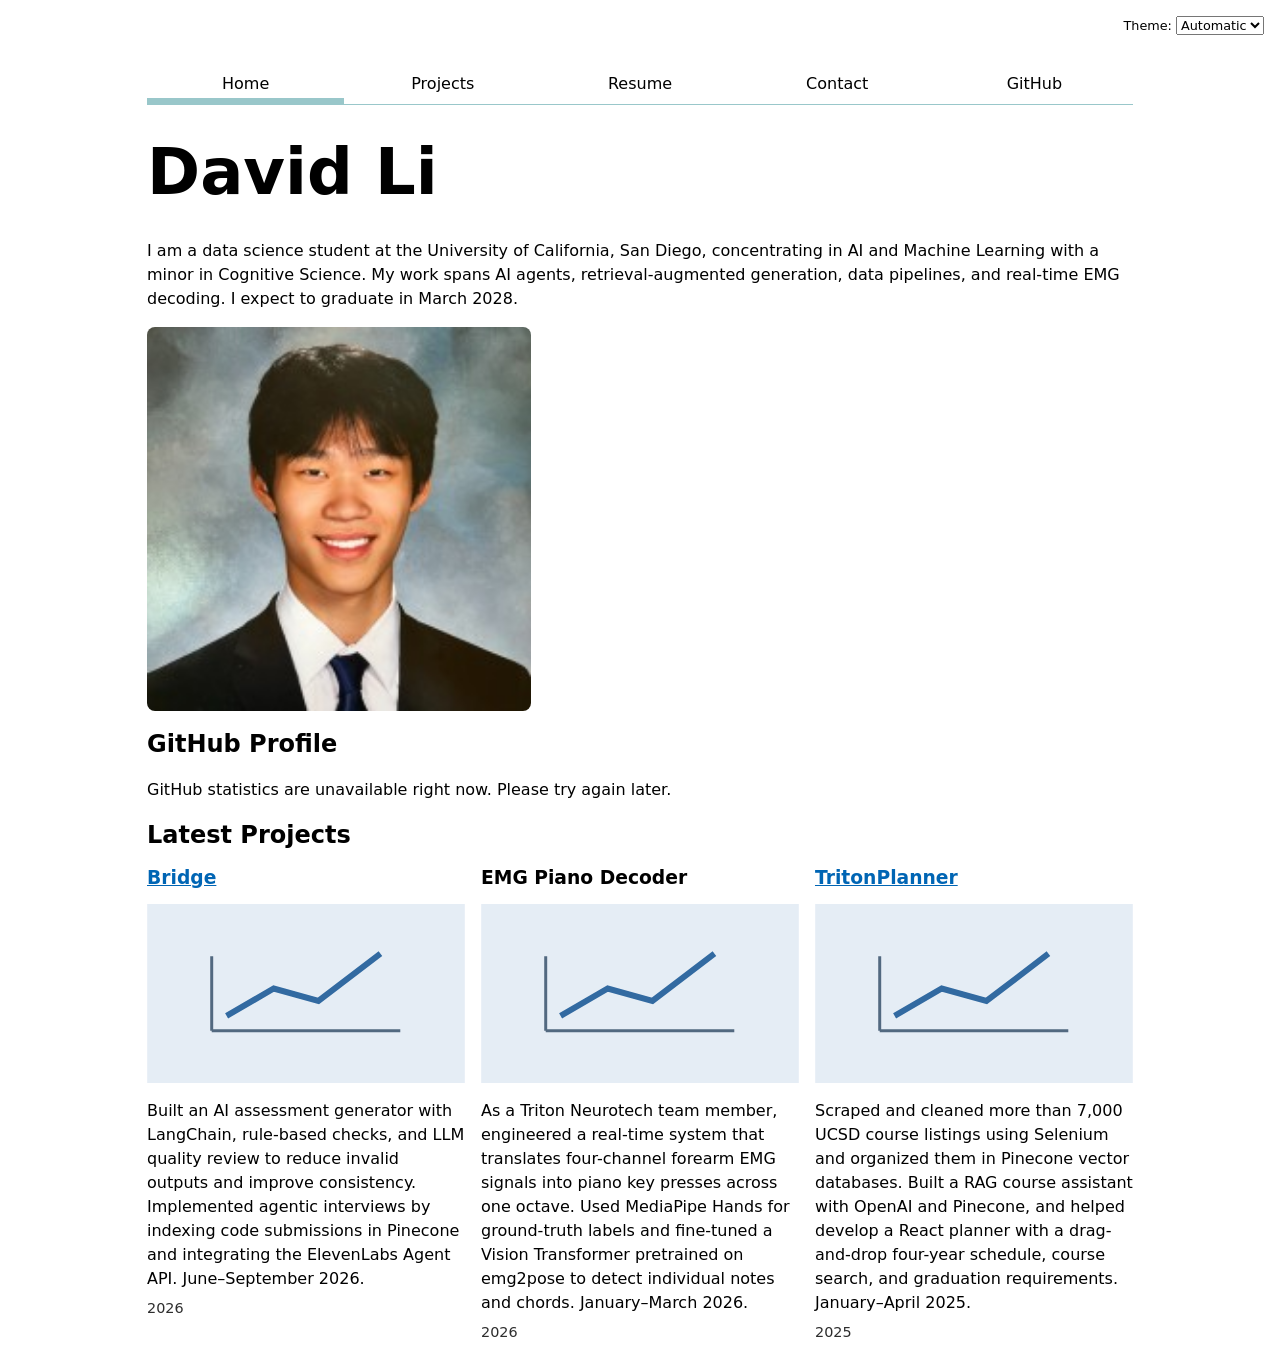
<file: index.html>
<!DOCTYPE html>
<html lang="en">
<head>
    <meta charset="UTF-8">
    <meta name="viewport" content="width=device-width, initial-scale=1.0">
    <title>David Li: Personal Site and portfolio</title>
    <link rel="stylesheet" href="style.css">
    <script type="module" src="global.js"></script>
    <script type="module" src="index.js"></script>
</head>
<body>
    <h1>David Li</h1>
    <p>I am a data science student at the University of California, San Diego, concentrating in AI and Machine Learning with a minor in Cognitive Science. My work spans AI agents, retrieval-augmented generation, data pipelines, and real-time EMG decoding. I expect to graduate in March 2028.</p>
    <img src="images/portrait.jpeg" alt="My portrait">
    <h2>GitHub Profile</h2>
    <div id="profile-stats" aria-live="polite"><p>Loading GitHub statistics…</p></div>
    <h2>Latest Projects</h2>
    <div class="projects" aria-live="polite"><p>Loading projects…</p></div>
</body>
</html>
</file>
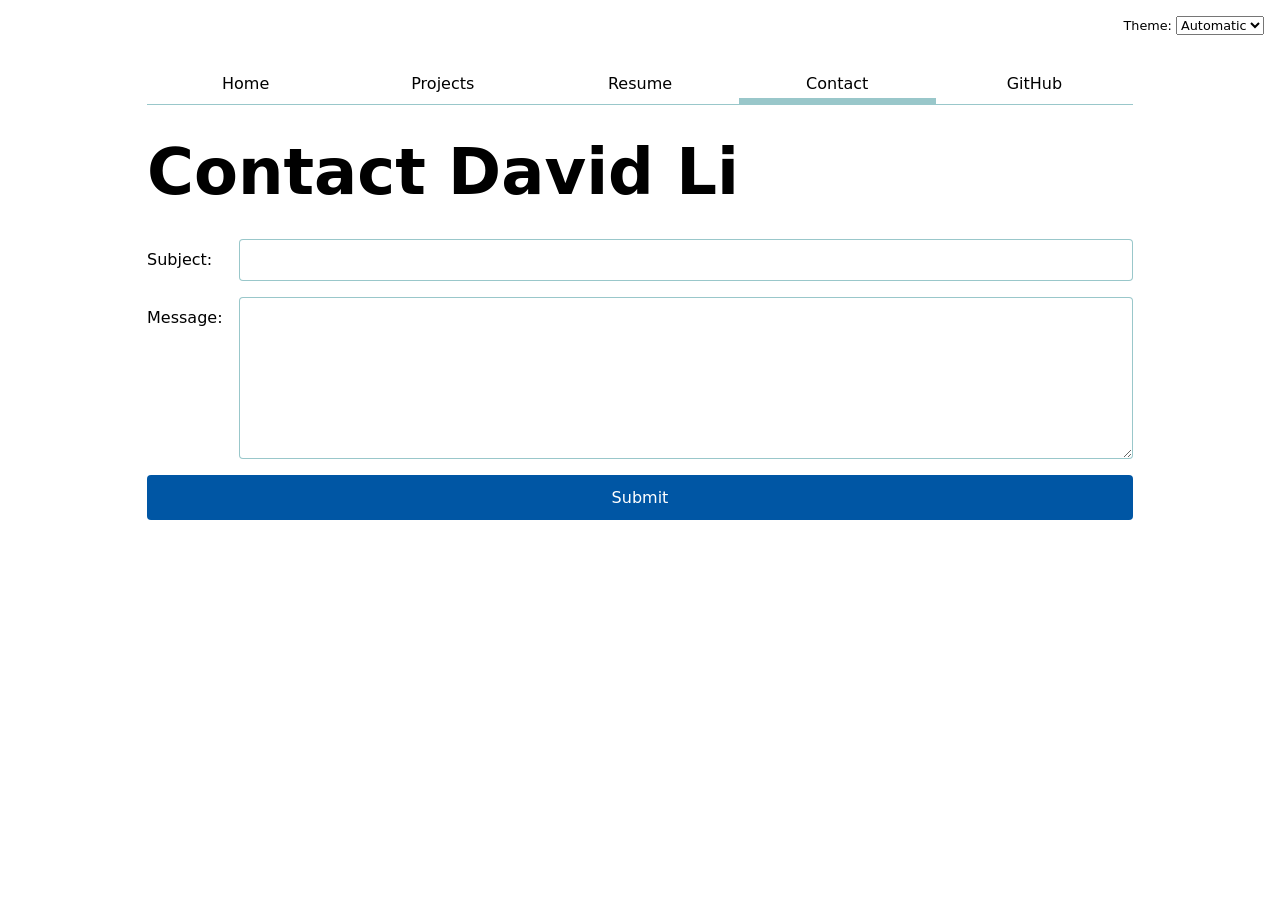
<file: contact/index.html>
<!DOCTYPE html>
<html lang="en">
<head>
    <meta charset="UTF-8">
    <meta name="viewport" content="width=device-width, initial-scale=1.0">
    <title>Contact David Li</title>
    <link rel="stylesheet" href="../style.css">
    <script type="module" src="../global.js"></script>
</head>
<body>
    <h1>Contact David Li</h1>
    <form action="mailto:dal079@ucsd.edu">
    <label>
      Subject:
      <input name="subject">
    </label>

    <label>
      Message:
      <textarea name="body" rows="6"></textarea>
    </label>

    <button>Submit</button>
  </form>
</body>
</html>
</file>
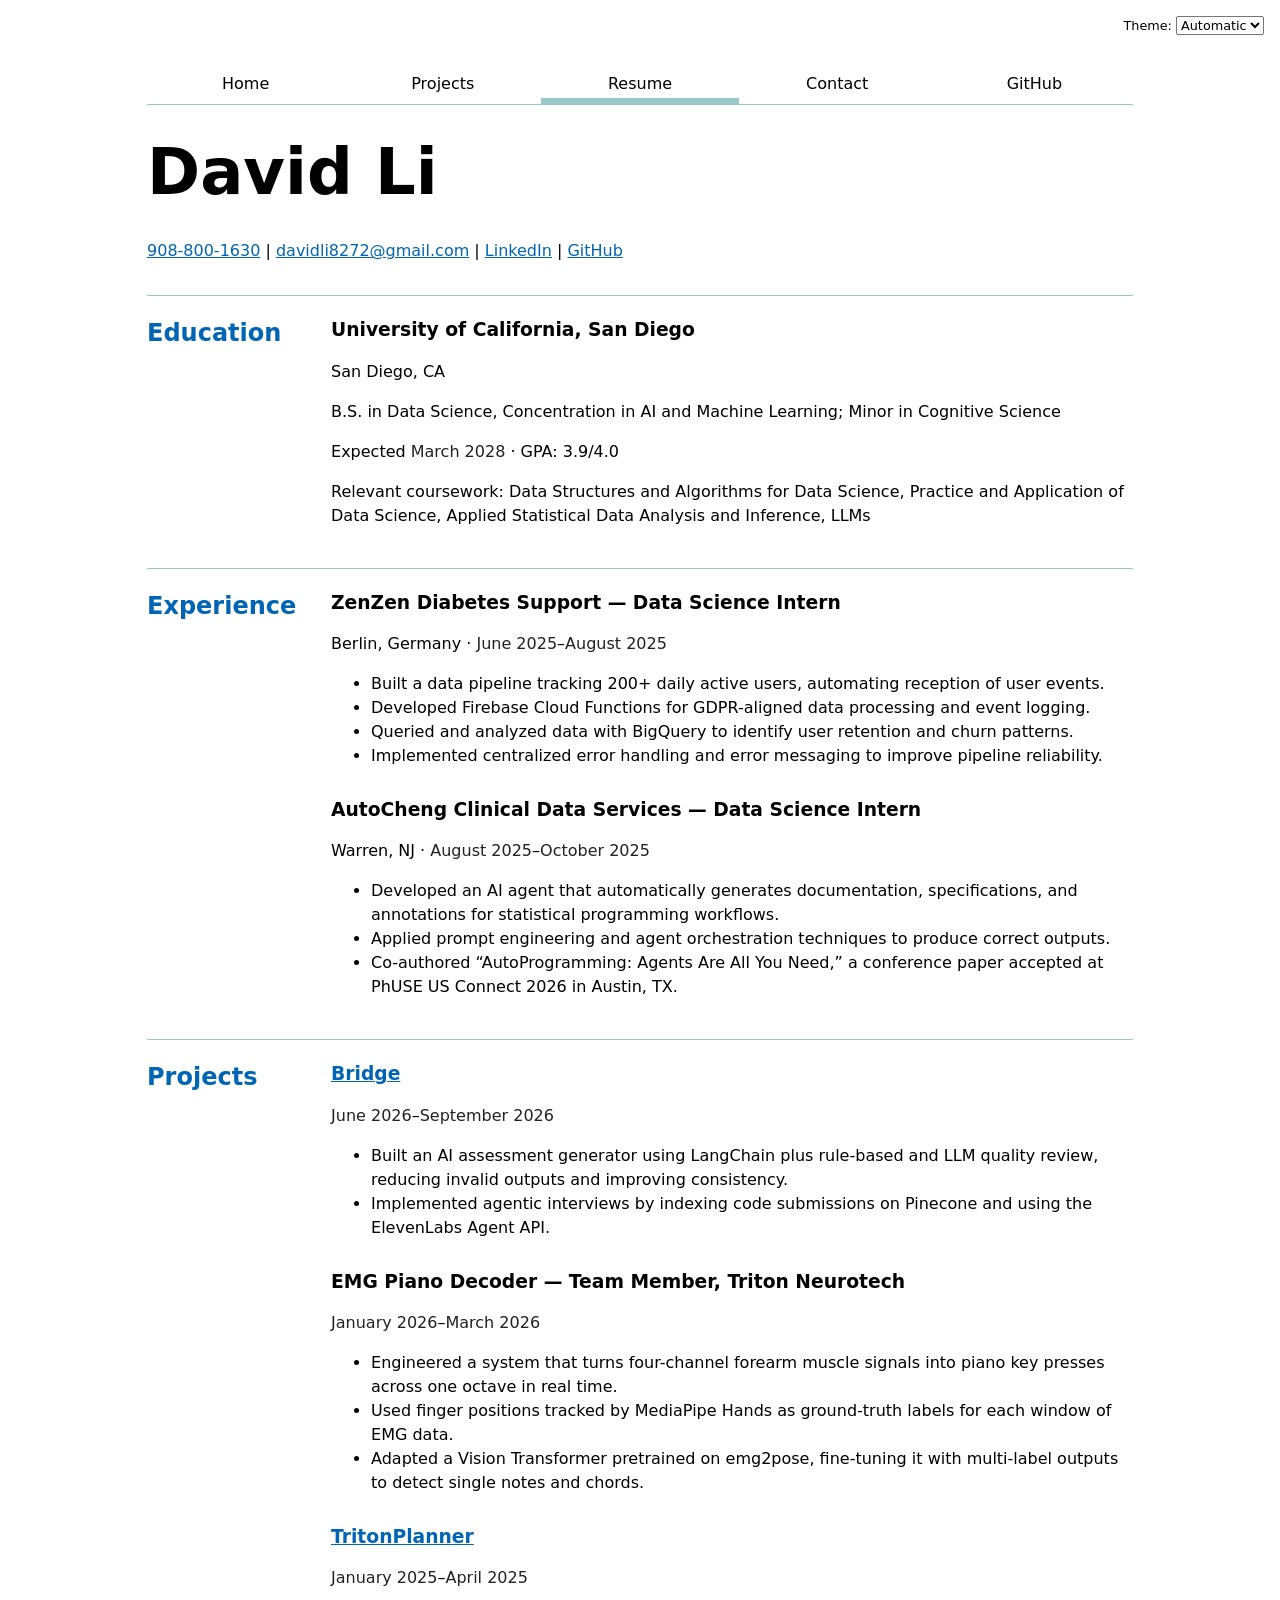
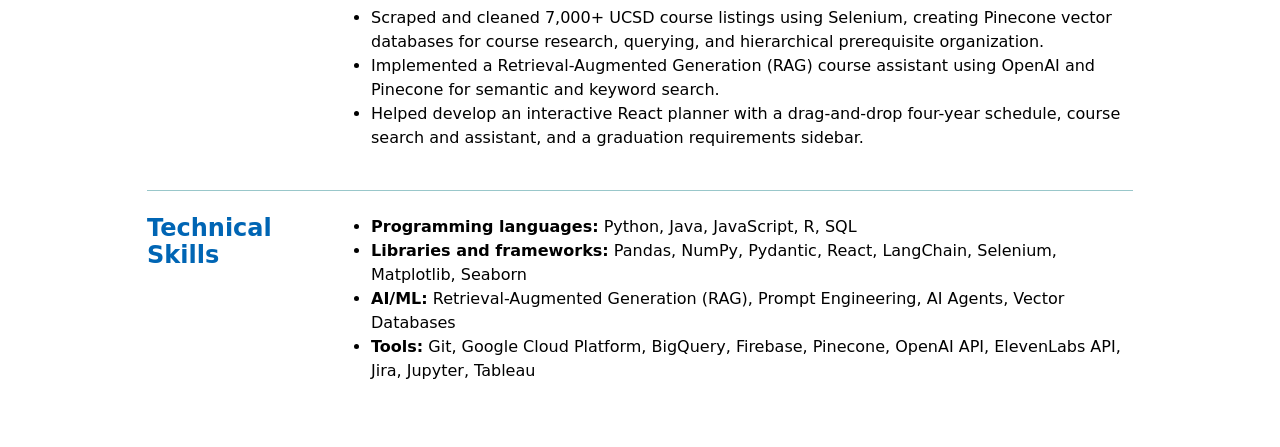
<file: resume/index.html>
<!DOCTYPE html>
<html lang="en">
<head>
    <meta charset="UTF-8">
    <meta name="viewport" content="width=device-width, initial-scale=1.0">
    <title>David Li: Resume</title>
    <link rel="stylesheet" href="../style.css">
    <script type="module" src="../global.js"></script>
</head>
<body class="resume">
    <header>
        <h1>David Li</h1>
        <p>
            <a href="tel:+19088001630">908-800-1630</a> |
            <a href="mailto:davidli8272@gmail.com">davidli8272@gmail.com</a> |
            <a href="https://linkedin.com/in/david-li8" target="_blank" rel="noopener noreferrer">LinkedIn</a> |
            <a href="https://github.com/davidli82" target="_blank" rel="noopener noreferrer">GitHub</a>
        </p>
    </header>

    <section>
        <h2>Education</h2>
        <article>
            <h3>University of California, San Diego</h3>
            <p>San Diego, CA</p>
            <p>B.S. in Data Science, Concentration in AI and Machine Learning; Minor in Cognitive Science</p>
            <p>Expected <time datetime="2028-03">March 2028</time> · GPA: 3.9/4.0</p>
            <p>Relevant coursework: Data Structures and Algorithms for Data Science, Practice and Application of Data Science, Applied Statistical Data Analysis and Inference, LLMs</p>
        </article>
    </section>

    <section>
        <h2>Experience</h2>
        <div>
            <article>
                <h3>ZenZen Diabetes Support — Data Science Intern</h3>
                <p>Berlin, Germany · <time datetime="2025-06">June 2025</time>–<time datetime="2025-08">August 2025</time></p>
                <ul>
                    <li>Built a data pipeline tracking 200+ daily active users, automating reception of user events.</li>
                    <li>Developed Firebase Cloud Functions for GDPR-aligned data processing and event logging.</li>
                    <li>Queried and analyzed data with BigQuery to identify user retention and churn patterns.</li>
                    <li>Implemented centralized error handling and error messaging to improve pipeline reliability.</li>
                </ul>
            </article>
            <article>
                <h3>AutoCheng Clinical Data Services — Data Science Intern</h3>
                <p>Warren, NJ · <time datetime="2025-08">August 2025</time>–<time datetime="2025-10">October 2025</time></p>
                <ul>
                    <li>Developed an AI agent that automatically generates documentation, specifications, and annotations for statistical programming workflows.</li>
                    <li>Applied prompt engineering and agent orchestration techniques to produce correct outputs.</li>
                    <li>Co-authored “AutoProgramming: Agents Are All You Need,” a conference paper accepted at PhUSE US Connect 2026 in Austin, TX.</li>
                </ul>
            </article>
        </div>
    </section>

    <section>
        <h2>Projects</h2>
        <div>
            <article>
                <h3><a href="https://bridge-jobs.com" target="_blank" rel="noopener noreferrer">Bridge</a></h3>
                <p><time datetime="2026-06">June 2026</time>–<time datetime="2026-09">September 2026</time></p>
                <ul>
                    <li>Built an AI assessment generator using LangChain plus rule-based and LLM quality review, reducing invalid outputs and improving consistency.</li>
                    <li>Implemented agentic interviews by indexing code submissions on Pinecone and using the ElevenLabs Agent API.</li>
                </ul>
            </article>
            <article>
                <h3>EMG Piano Decoder — Team Member, Triton Neurotech</h3>
                <p><time datetime="2026-01">January 2026</time>–<time datetime="2026-03">March 2026</time></p>
                <ul>
                    <li>Engineered a system that turns four-channel forearm muscle signals into piano key presses across one octave in real time.</li>
                    <li>Used finger positions tracked by MediaPipe Hands as ground-truth labels for each window of EMG data.</li>
                    <li>Adapted a Vision Transformer pretrained on emg2pose, fine-tuning it with multi-label outputs to detect single notes and chords.</li>
                </ul>
            </article>
            <article>
                <h3><a href="https://tritonplanner.com" target="_blank" rel="noopener noreferrer">TritonPlanner</a></h3>
                <p><time datetime="2025-01">January 2025</time>–<time datetime="2025-04">April 2025</time></p>
                <ul>
                    <li>Scraped and cleaned 7,000+ UCSD course listings using Selenium, creating Pinecone vector databases for course research, querying, and hierarchical prerequisite organization.</li>
                    <li>Implemented a Retrieval-Augmented Generation (RAG) course assistant using OpenAI and Pinecone for semantic and keyword search.</li>
                    <li>Helped develop an interactive React planner with a drag-and-drop four-year schedule, course search and assistant, and a graduation requirements sidebar.</li>
                </ul>
            </article>
        </div>
    </section>

    <section>
        <h2>Technical Skills</h2>
        <ul>
            <li><strong>Programming languages:</strong> Python, Java, JavaScript, R, SQL</li>
            <li><strong>Libraries and frameworks:</strong> Pandas, NumPy, Pydantic, React, LangChain, Selenium, Matplotlib, Seaborn</li>
            <li><strong>AI/ML:</strong> Retrieval-Augmented Generation (RAG), Prompt Engineering, AI Agents, Vector Databases</li>
            <li><strong>Tools:</strong> Git, Google Cloud Platform, BigQuery, Firebase, Pinecone, OpenAI API, ElevenLabs API, Jira, Jupyter, Tableau</li>
        </ul>
    </section>
</body>
</html>
</file>
<file: style.css>
:root {
  color-scheme: light dark;
  --color-accent: light-dark(oklch(50% 0.15 250), oklch(75% 0.12 250));
  --color-border: oklch(50% 0.1 200 / 40%);
  accent-color: var(--color-accent);
}

* {
  box-sizing: border-box;
}

body {
  font: 100%/1.5 system-ui;
  max-width: 100ch;
  margin-inline: auto;
  padding: 3.5em 1em 1em;
  background-color: canvas;
  color: canvastext;
}

img {
  max-width: 100%;
  height: auto;
  display: block;
}

body > img {
  width: 24rem;
  border-radius: 0.5em;
}

a {
  color: var(--color-accent);
  overflow-wrap: anywhere;
}

nav {
  display: flex;
  margin-bottom: 2em;
  border-bottom: 1px solid var(--color-border);
}

nav a {
  flex: 1;
  text-align: center;
  text-decoration: none;
  color: inherit;
  padding: 0.5em;
}

nav a.current {
  border-bottom: 0.4em solid var(--color-border);
  padding-bottom: 0.1em;
}

nav a:hover {
  border-bottom: 0.4em solid var(--color-accent);
  padding-bottom: 0.1em;
  background-color: color-mix(in oklch, var(--color-accent), canvas 85%);
}

:focus-visible {
  outline: 2px solid var(--color-accent);
  outline-offset: 3px;
}


h1, h2, h3, h4, h5, h6 {
  line-height: 1.1;
  text-wrap: balance;
}

h1 {
  font-size: 400%;
  margin-block: 0.5em;
}


input, textarea, button, select {
  font: inherit;
}

.color-scheme {
  position: absolute;
  top: 1rem;
  right: 1rem;
  font-size: 80%;
}

form {
  display: grid;
  grid-template-columns: auto minmax(0, 1fr);
  gap: 1em;
}

form label {
  display: grid;
  grid-template-columns: subgrid;
  grid-column: 1 / -1;
  align-items: baseline;
}

input, textarea {
  width: 100%;
  min-width: 0;
  padding: 0.5em;
  border: 1px solid var(--color-border);
  border-radius: 0.25em;
}

textarea {
  resize: vertical;
}

form button {
  grid-column: 1 / -1;
  padding: 0.65em 1em;
  border: 0;
  border-radius: 0.25em;
  background: oklch(45% 0.15 250);
  color: white;
  cursor: pointer;
}


.projects {
  display: grid;
  grid-template-columns: repeat(auto-fill, minmax(min(15em, 100%), 1fr));
  gap: 1em;
}

.projects article {
  display: grid;
  grid-template-rows: subgrid;
  grid-row: span 3;
  min-width: 0;
}

.projects h2, .projects h3, .projects p {
  margin: 0;
}

.projects img {
  width: 100%;
  aspect-ratio: 16 / 9;
  object-fit: cover;
}

.project-year {
  display: block;
  margin-top: 0.5em;
  color: color-mix(in oklch, canvastext 70%, canvas);
  font-size: 0.9em;
}

.chart-container {
  display: flex;
  align-items: center;
  flex-wrap: wrap;
  gap: 2em;
  margin-block: 1.5em;
}

#projects-pie-plot {
  display: block;
  width: 20em;
  max-width: 100%;
  height: auto;
  aspect-ratio: 1 / 1;
  flex: 0 0 auto;
  overflow: visible;
}

#projects-pie-plot path {
  cursor: pointer;
  transition: opacity 300ms, fill 300ms;
}

#projects-pie-plot:has(path:hover) path:not(:hover),
#projects-pie-plot:has(path:focus-visible) path:not(:focus-visible) {
  opacity: 0.5;
}

#projects-pie-plot path:focus-visible {
  outline: none;
  stroke: canvastext;
  stroke-width: 1;
}

.legend {
  flex: 1 1 15em;
  display: grid;
  grid-template-columns: repeat(auto-fit, minmax(9em, 1fr));
  gap: 1em;
  list-style: none;
  padding: 1em;
  margin: 0;
  border: 1px solid var(--color-border);
  border-radius: 0.5em;
}

.legend-item button {
  display: flex;
  align-items: center;
  gap: 0.5em;
  width: 100%;
  padding: 0.5em;
  border: 1px solid transparent;
  border-radius: 0.25em;
  background: transparent;
  color: inherit;
  cursor: pointer;
}

.legend-item button:hover, .legend-item.selected button {
  border-color: var(--color-border);
  background: color-mix(in oklch, var(--color-accent), canvas 90%);
}

.swatch {
  display: inline-block;
  flex: 0 0 1em;
  height: 1em;
  border-radius: 0.25em;
  background: var(--color);
}

#projects-pie-plot path.selected {
  fill: oklch(60% 0.25 0);
  stroke: canvastext;
  stroke-width: 0.5;
}

.legend-item.selected .swatch {
  background: oklch(60% 0.25 0);
}

.searchBar {
  margin-top: 1em;
}

.projects-status {
  color: color-mix(in oklch, canvastext 75%, canvas);
}

@media (prefers-reduced-motion: reduce) {
  #projects-pie-plot path {
    transition: none;
  }
}

#profile-stats dl {
  display: grid;
  grid-template-columns: repeat(4, minmax(0, 1fr));
  gap: 0.5em;
  padding-block: 1em;
  border-block: 1px solid var(--color-border);
  text-align: center;
}

#profile-stats dt {
  grid-row: 1;
  font-size: 0.85em;
}

#profile-stats dd {
  grid-row: 2;
  margin: 0;
  font-size: 1.75em;
  font-weight: bold;
}


.resume > header {
  margin-bottom: 2em;
}

.resume > section {
  display: grid;
  grid-template-columns: 10em minmax(0, 1fr);
  gap: 1.5em;
  padding-block: 1.5em;
  border-top: 1px solid var(--color-border);
}

.resume section > h2 {
  margin: 0;
  color: var(--color-accent);
}

.resume article h3 {
  margin-top: 0;
}

.resume article + article {
  margin-top: 2em;
}

.resume section > ul {
  margin-top: 0;
}

.resume time {
  color: color-mix(in oklch, canvastext 75%, canvas);
  font-variant-numeric: tabular-nums;
}

@media (max-width: 40em) {
  h1 {
    font-size: 300%;
  }

  nav {
    flex-wrap: wrap;
  }

  nav a {
    flex-basis: 5em;
  }

  form, .resume > section {
    grid-template-columns: minmax(0, 1fr);
  }

  form label {
    gap: 0.35em;
  }

  .resume > section {
    gap: 0.75em;
  }
}
</file>
